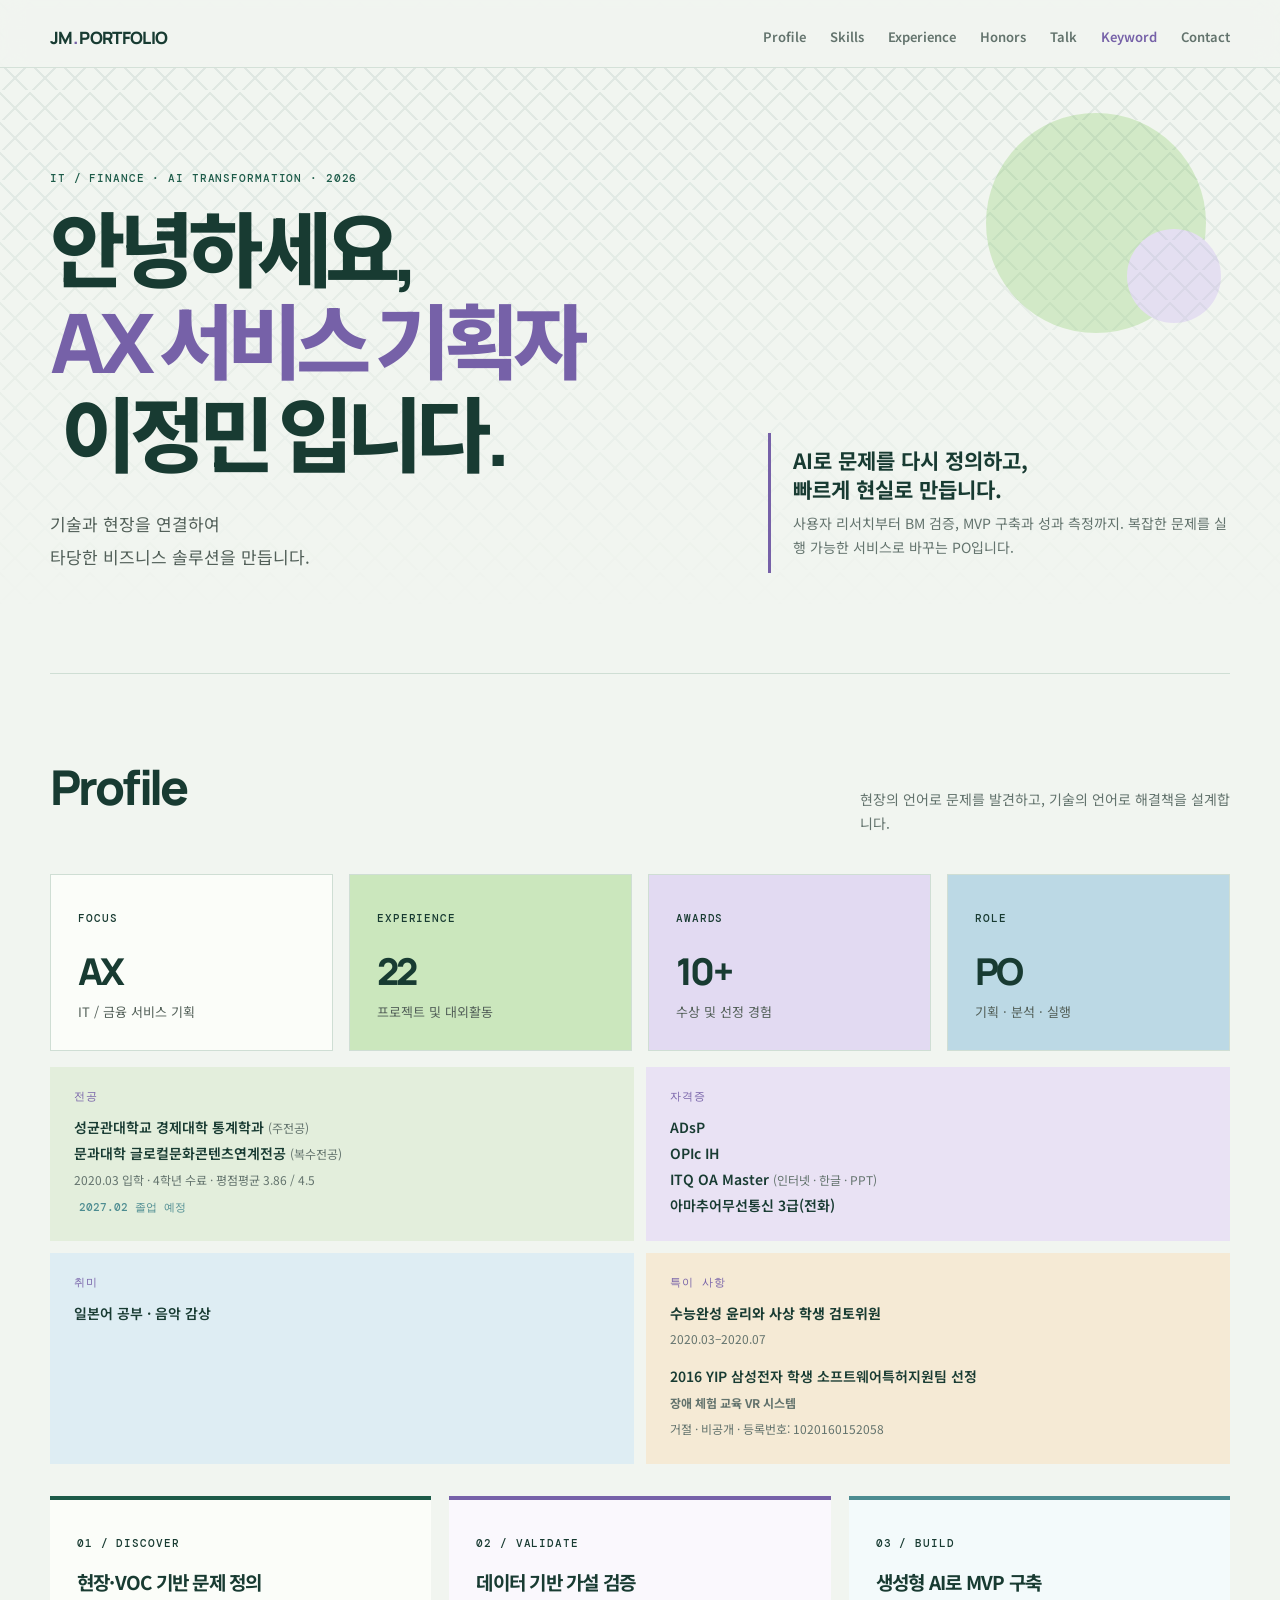
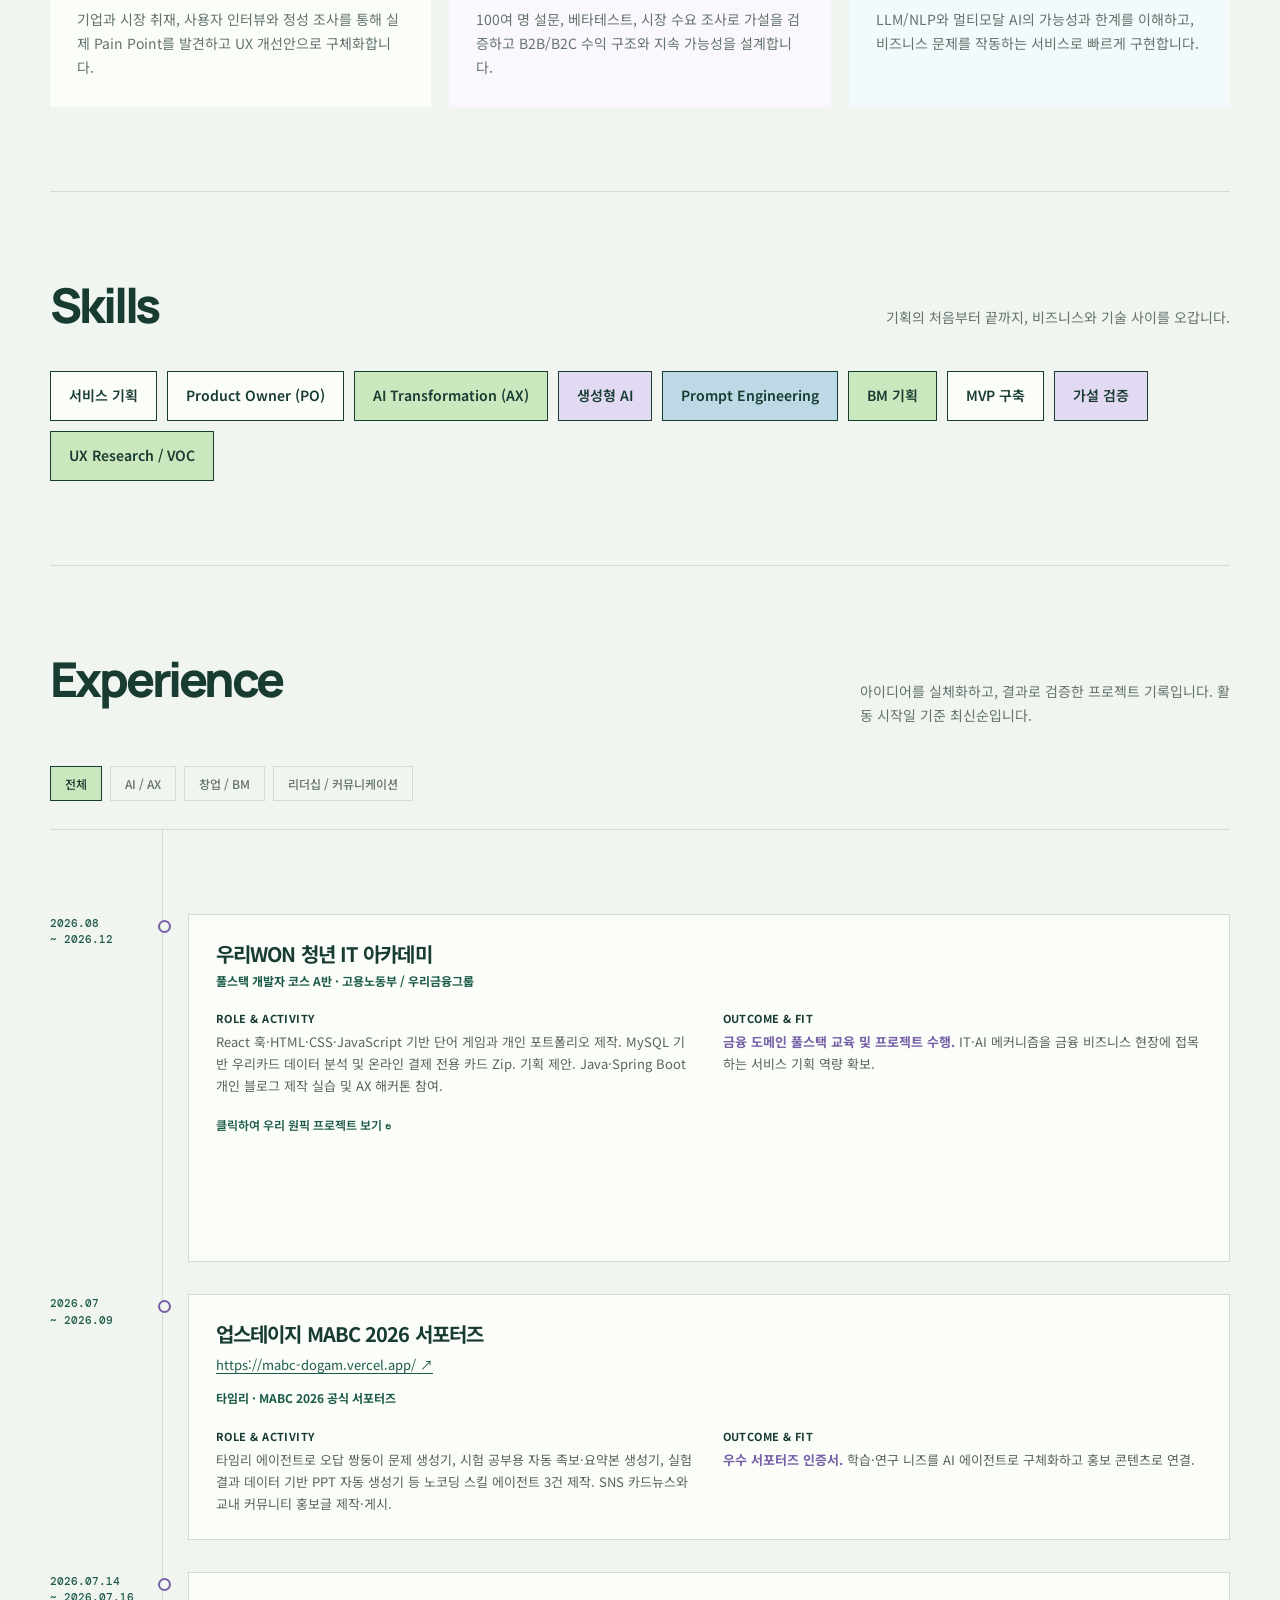
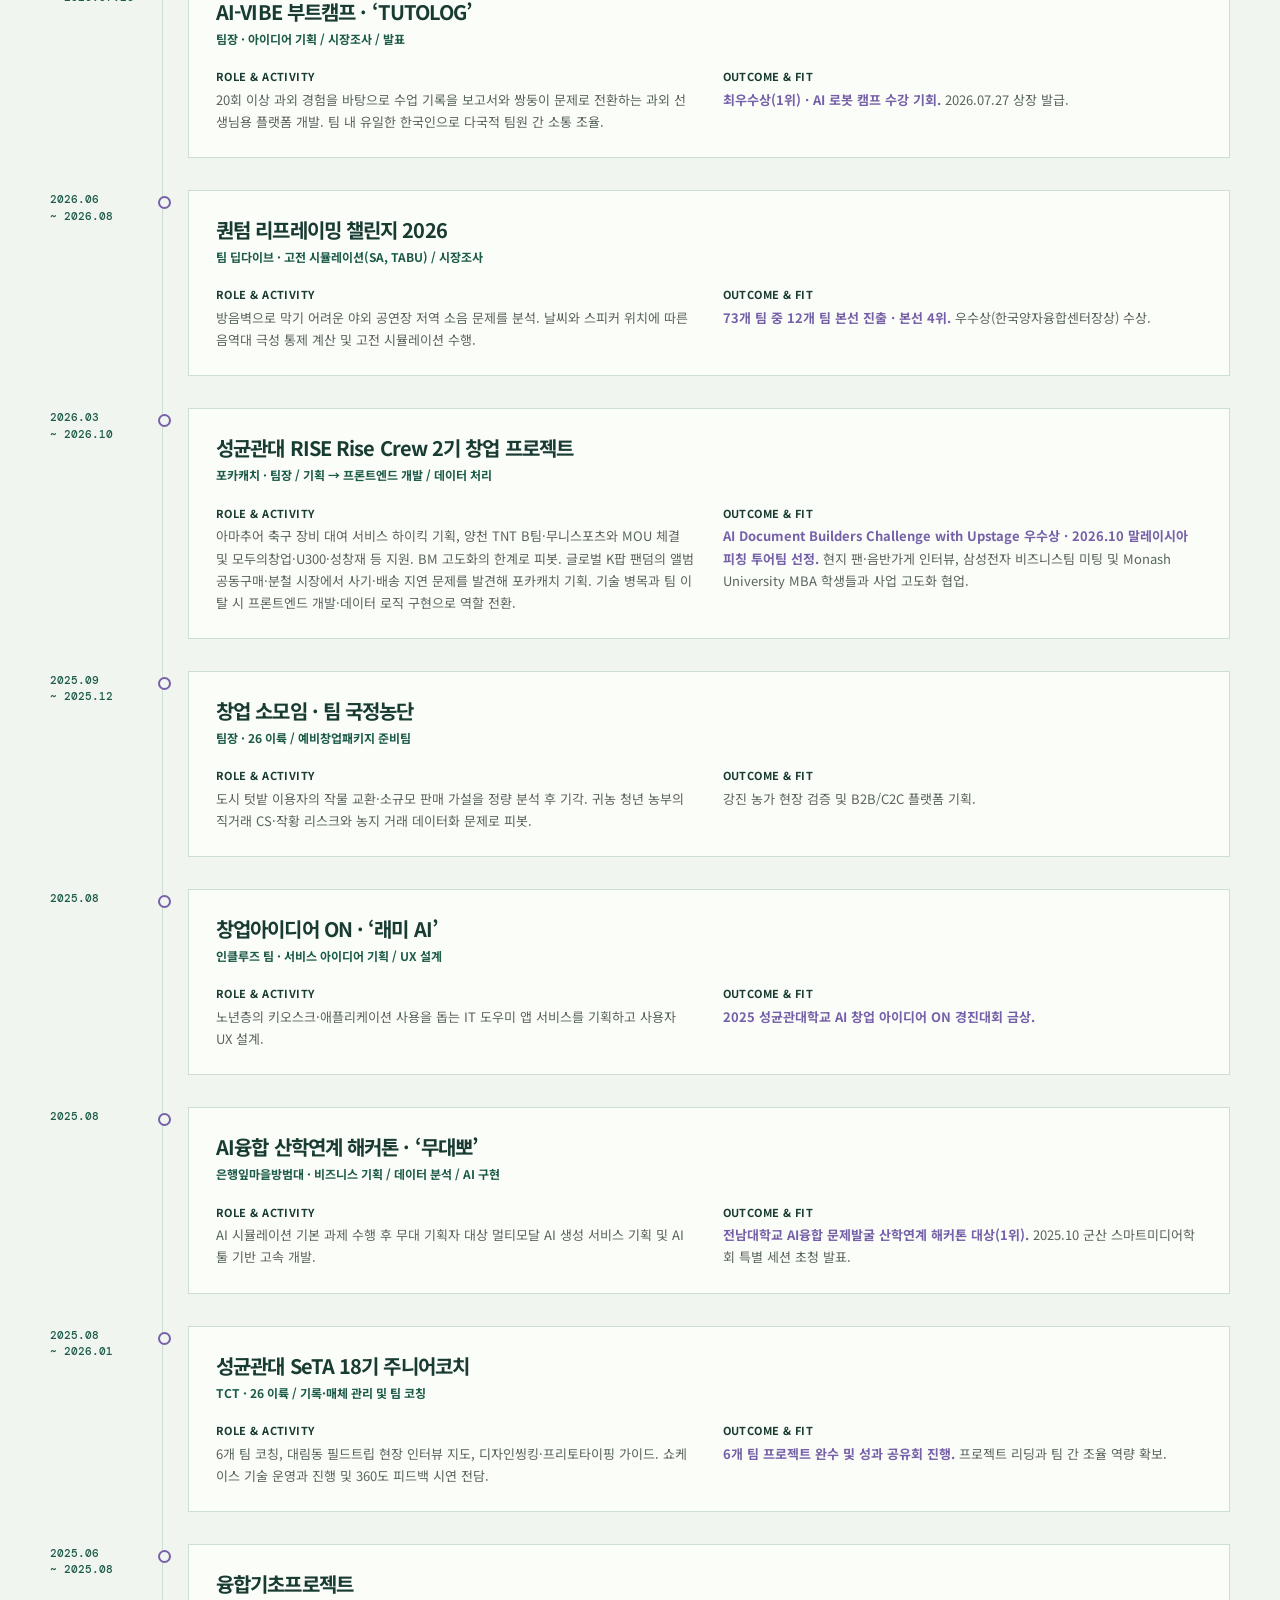
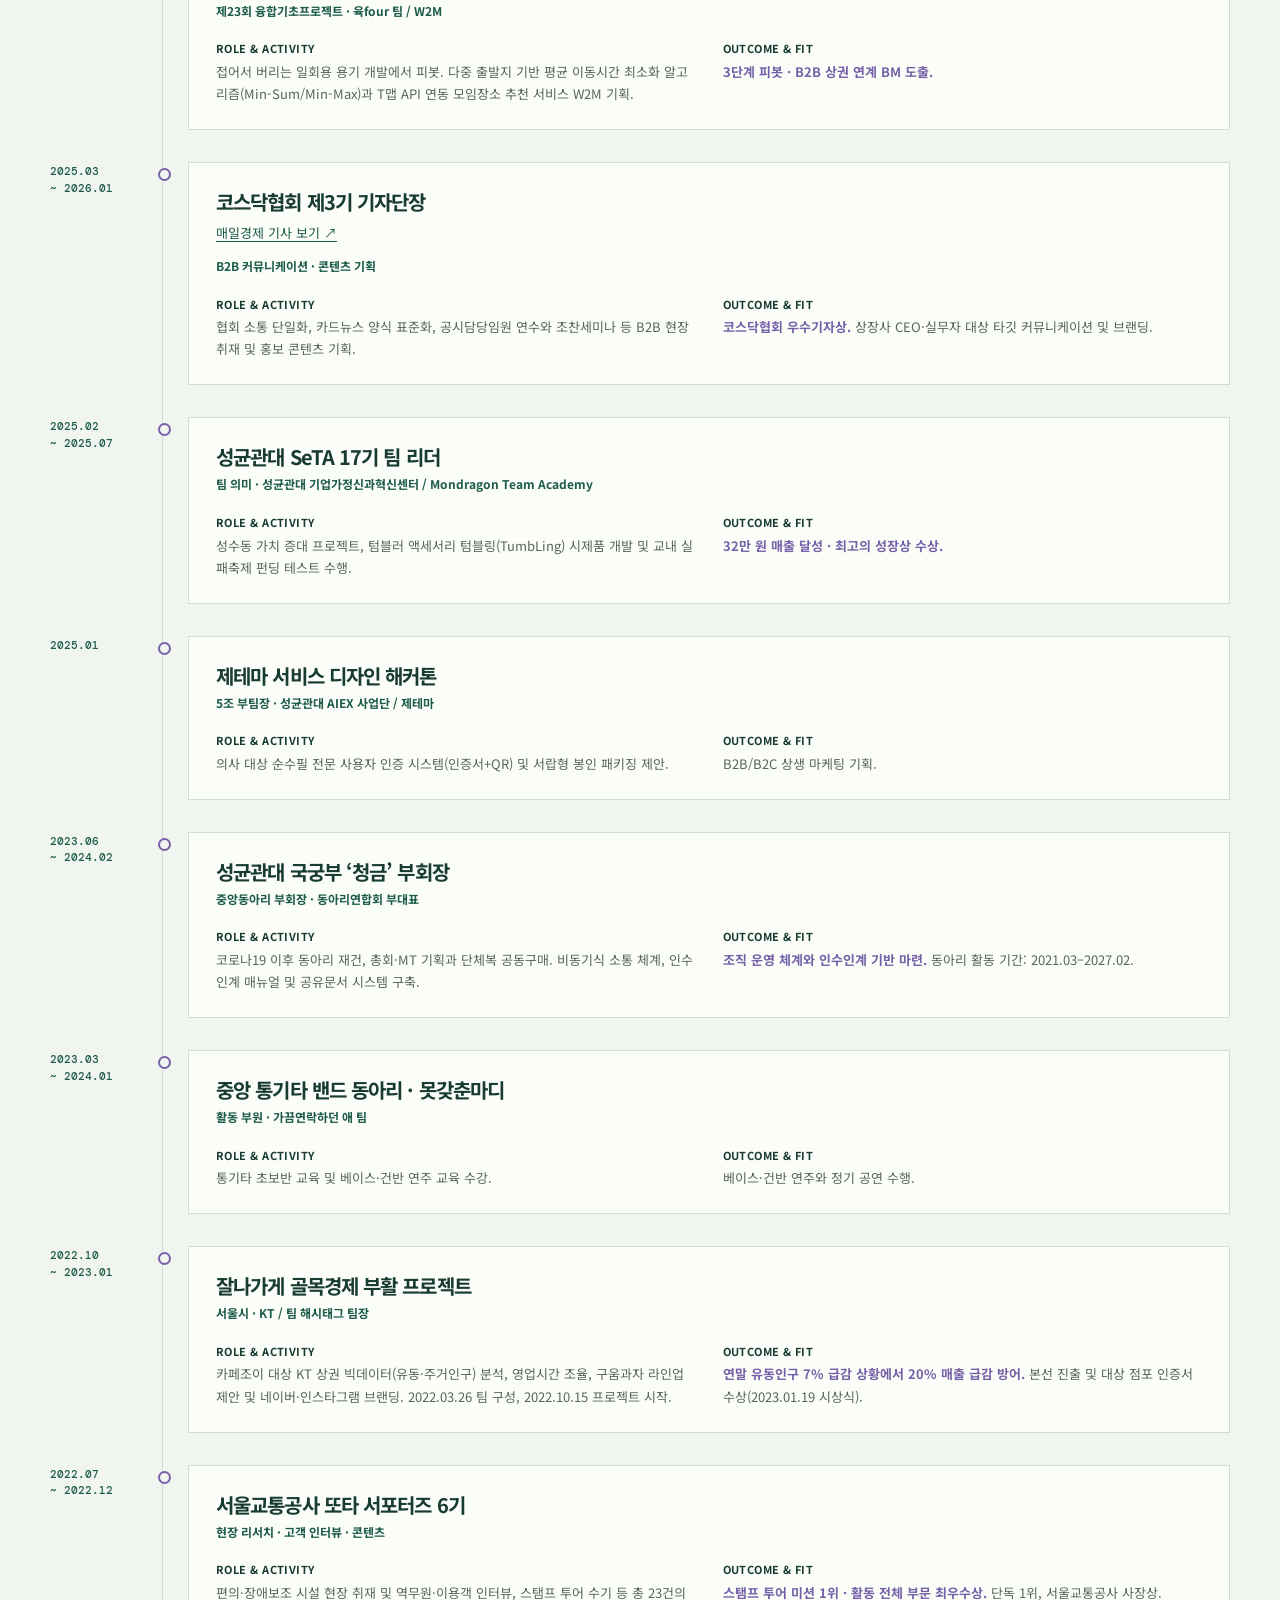
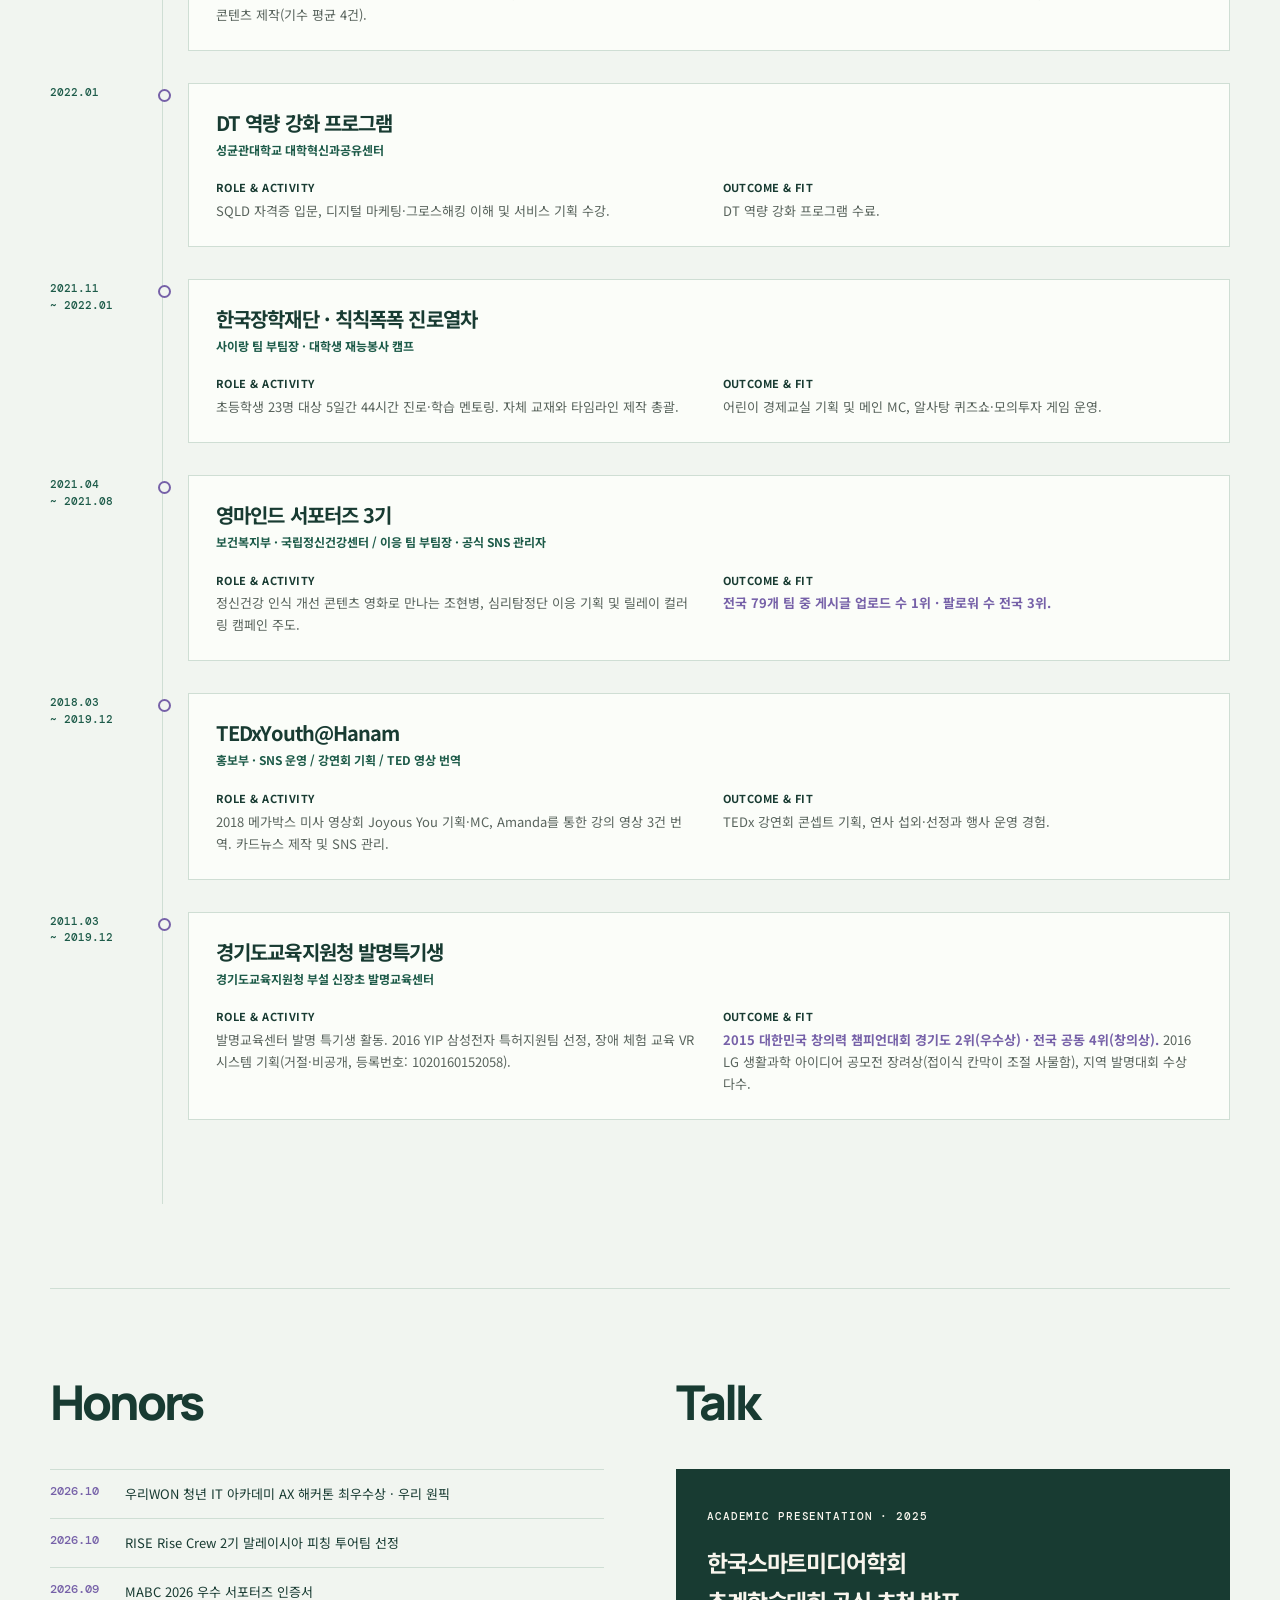
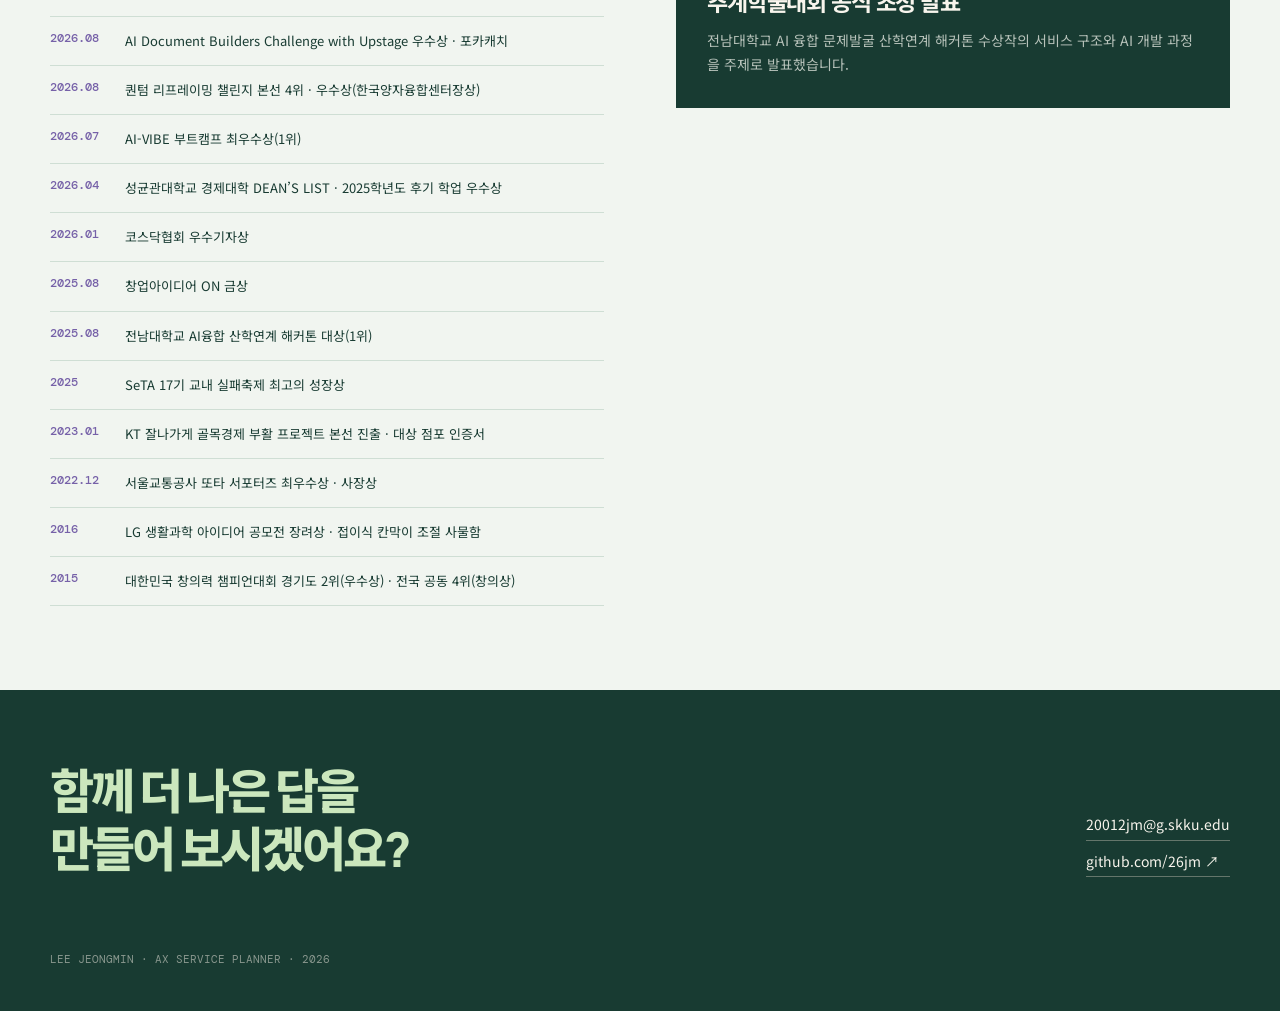
<file: index.html>
<!doctype html>
<html lang="ko">
<head>
	<meta charset="utf-8">
	<meta name="viewport" content="width=device-width, initial-scale=1">
	<meta name="description" content="AX 서비스 기획자 이정민의 포트폴리오">
	<title>이정민 | AX 서비스 기획자</title>
	<link rel="stylesheet" href="style.css?v=profile-colors-3">
	<style>
		.flip-card { min-width: 0; perspective: 1400px; cursor: pointer; }
		.flip-card:focus-visible { outline: 3px solid var(--green); outline-offset: 5px; }
		.flip-card .flip-card-inner { display: grid; position: relative; transform-style: preserve-3d; transition: transform .7s ease; }
		.flip-card.is-flipped .flip-card-inner { transform: rotateY(180deg); }
		.flip-card .flip-card-inner > .experience-card { grid-area: 1 / 1; position: relative; inset: auto; min-width: 0; backface-visibility: hidden; -webkit-backface-visibility: hidden; transition: none; }
		.flip-card .flip-front, .flip-card .flip-front:hover { transform: rotateY(0deg); }
		.flip-card .flip-back, .flip-card .flip-back:hover { transform: rotateY(180deg); }
		.flip-card .flip-front { pointer-events: auto; }
		.flip-card .flip-back { pointer-events: none; }
		.flip-card.is-flipped .flip-front { pointer-events: none; }
		.flip-card.is-flipped .flip-back { pointer-events: auto; }
		.flip-hint { display: block; margin-top: 18px; color: var(--green); font-size: 12px; font-weight: 600; }
		@media (prefers-reduced-motion: reduce) { .flip-card .flip-card-inner { transition: none; } }
	</style>
	<style media="not all">
		@import url('https://fonts.googleapis.com/css2?family=DM+Mono:wght@400;500&family=Manrope:wght@400;500;600;700;800&family=Noto+Sans+KR:wght@400;500;600;700;800&display=swap');

		:root {
			--ink: #17221d;
			--muted: #68746d;
			--paper: #f5f3ee;
			--card: #fffdf8;
			--line: #d9ded7;
			--mint: #c7ead9;
			--green: #24735a;
			--coral: #e86d4e;
			--yellow: #f2d66b;
			--blue: #cfe1ec;
			--display: 'Manrope', 'Noto Sans KR', sans-serif;
			--body: 'Noto Sans KR', sans-serif;
		}

		* { box-sizing: border-box; }
		html { scroll-behavior: smooth; }
		body {
			margin: 0;
			color: var(--ink);
			background: var(--paper);
			font-family: var(--body);
			line-height: 1.7;
			overflow-x: hidden;
		}
		body::before {
			content: '';
			position: fixed;
			inset: 0;
			pointer-events: none;
			opacity: .27;
			background-image: radial-gradient(#9ca89f .65px, transparent .65px);
			background-size: 13px 13px;
			mask-image: linear-gradient(to bottom, black, transparent 70%);
		}
		a { color: inherit; text-decoration: none; }
		.wrap { width: min(1180px, calc(100% - 48px)); margin: 0 auto; position: relative; }
		main > section { width: min(1180px, calc(100% - 48px)); margin: 0 auto; }

		header {
			padding: 26px 0 18px;
			display: flex;
			justify-content: space-between;
			align-items: center;
			border-bottom: 1px solid var(--line);
		}
		.brand { font: 800 17px var(--display); letter-spacing: -.04em; }
		.brand span { color: var(--coral); }
		nav { display: flex; gap: 24px; color: var(--muted); font-size: 13px; font-weight: 600; }
		nav a:hover { color: var(--coral); }
		.eyebrow, .label {
			font: 500 11px 'DM Mono', monospace;
			letter-spacing: .08em;
			text-transform: uppercase;
		}
		.eyebrow { color: var(--green); }

		.hero { padding: 92px 0 100px; position: relative; }
		.hero-grid { display: grid; grid-template-columns: minmax(0, 1.16fr) minmax(280px, .84fr); gap: 80px; align-items: end; }
		h1 {
			max-width: 760px;
			margin: 20px 0 26px;
			font: 800 clamp(42px, 6.6vw, 82px)/1.12 var(--display);
			letter-spacing: -.075em;
		}
		h1 em { color: var(--coral); font-style: normal; }
		.lead { max-width: 570px; margin: 0; color: #526059; font-size: 17px; line-height: 1.9; }
		.hero-note { border-left: 3px solid var(--coral); padding: 13px 0 13px 22px; }
		.hero-note strong { display: block; margin-bottom: 8px; font-size: 21px; line-height: 1.4; }
		.hero-note p { margin: 0; color: var(--muted); font-size: 14px; }
		.hero-mark { position: absolute; right: 2%; top: 45px; z-index: -1; width: 220px; height: 220px; border-radius: 50%; background: var(--mint); opacity: .8; }
		.hero-mark::after { content: ''; position: absolute; width: 94px; height: 94px; right: -15px; bottom: 10px; background: var(--yellow); border-radius: 50%; }

		section { padding: 84px 0; border-top: 1px solid var(--line); }
		.section-head { display: flex; justify-content: space-between; align-items: baseline; gap: 25px; margin-bottom: 38px; }
		h2 { margin: 0; font: 800 clamp(28px, 4vw, 48px)/1.2 var(--display); letter-spacing: -.065em; }
		.section-head p { max-width: 370px; margin: 0; color: var(--muted); font-size: 14px; }

		.stats { display: grid; grid-template-columns: repeat(4, 1fr); gap: 1px; background: var(--ink); border: 1px solid var(--ink); }
		.stat { min-height: 170px; padding: 27px; background: var(--card); }
		.stat:nth-child(2) { background: var(--mint); }
		.stat:nth-child(3) { background: var(--yellow); }
		.stat:nth-child(4) { background: var(--blue); }
		.stat strong { display: block; margin: 17px 0 5px; font: 800 37px var(--display); letter-spacing: -.07em; }
		.stat p { margin: 0; font-size: 13px; color: #536059; }

		.skills { display: flex; flex-wrap: wrap; gap: 10px; }
		.skill { border: 1px solid var(--ink); padding: 12px 18px; background: var(--card); font-size: 14px; font-weight: 600; }
		.skill:nth-child(3n) { background: var(--mint); }
		.skill:nth-child(4n) { background: var(--yellow); }
		.skill:nth-child(5n) { background: var(--blue); }

		.capabilities { display: grid; grid-template-columns: repeat(3, 1fr); gap: 18px; margin-top: 32px; }
		.capability { padding: 27px; border-top: 4px solid var(--green); background: var(--card); }
		.capability:nth-child(2) { border-color: var(--coral); }
		.capability:nth-child(3) { border-color: #c3a52c; }
		.capability h3 { margin: 12px 0 10px; font-size: 19px; letter-spacing: -.04em; }
		.capability p { margin: 0; color: var(--muted); font-size: 14px; }

		.filters { display: flex; flex-wrap: wrap; gap: 8px; margin-bottom: 28px; }
		.filter { cursor: pointer; border: 1px solid var(--line); padding: 8px 14px; color: var(--muted); background: transparent; font: 500 12px var(--body); }
		.filter.active, .filter:hover { color: var(--ink); border-color: var(--ink); background: var(--mint); }
		.timeline { position: relative; }
		.timeline::before { content: ''; position: absolute; top: 0; bottom: 0; left: 112px; width: 1px; background: var(--line); }
		.experience { display: grid; grid-template-columns: 88px 1fr; gap: 50px; position: relative; padding: 0 0 32px; }
		.experience:last-child { padding-bottom: 0; }
		.experience::before { content: ''; position: absolute; left: 108px; top: 6px; width: 9px; height: 9px; border: 2px solid var(--coral); background: var(--paper); border-radius: 50%; }
		.date { padding-top: 1px; color: var(--green); font: 500 11px/1.5 'DM Mono', monospace; }
		.experience-card { padding: 24px 27px; background: var(--card); border: 1px solid var(--line); }
		.experience-card:hover { border-color: var(--green); transform: translateX(3px); transition: transform .2s ease, border-color .2s ease; }
		.experience-card h3 { margin: 0 0 3px; font-size: 20px; letter-spacing: -.045em; line-height: 1.45; }
		.experience-card .context { margin: 0 0 18px; color: var(--green); font-size: 12px; font-weight: 700; }
		.detail-grid { display: grid; grid-template-columns: 1fr 1fr; gap: 14px 27px; }
		.detail { margin: 0; color: #59645d; font-size: 13px; }
		.detail b { display: block; margin-bottom: 3px; color: var(--ink); font-size: 11px; letter-spacing: .04em; }
		.detail strong { color: var(--coral); }

		.bottom-grid { display: grid; grid-template-columns: 1fr 1fr; gap: 72px; }
		.award-list { margin: 0; padding: 0; list-style: none; }
		.award-list li { display: grid; grid-template-columns: 58px 1fr; gap: 17px; padding: 13px 0; border-bottom: 1px solid var(--line); font-size: 13px; }
		.award-list li:first-child { border-top: 1px solid var(--line); }
		.award-list time { color: var(--coral); font: 500 12px 'DM Mono', monospace; }
		.paper { background: var(--ink); color: #f8f5ed; padding: 31px; }
		.paper h3 { margin: 16px 0 8px; font-size: 23px; letter-spacing: -.05em; }
		.paper p { margin: 0; color: #b7c2ba; font-size: 14px; }

		footer { padding: 72px 0 45px; background: var(--ink); color: #f8f5ed; }
		.contact { display: flex; justify-content: space-between; gap: 30px; align-items: end; }
		footer h2 { max-width: 530px; color: var(--mint); }
		.contact-links { display: flex; flex-direction: column; gap: 9px; font-size: 14px; }
		.contact-links a { color: #f8f5ed; border-bottom: 1px solid #64766b; padding-bottom: 3px; overflow-wrap: anywhere; }
		.contact-links a:hover { color: var(--yellow); }
		.copyright { margin: 75px 0 0; color: #89978e; font: 11px 'DM Mono', monospace; }

		@media (max-width: 760px) {
			.wrap { width: min(100% - 32px, 580px); }
			header { padding-top: 18px; } nav { gap: 12px; font-size: 11px; } nav a:nth-child(2) { display: none; }
			.hero { padding: 65px 0 72px; } .hero-grid, .bottom-grid { grid-template-columns: 1fr; gap: 40px; } .hero-mark { width: 150px; height: 150px; right: -20px; top: 25px; } h1 { font-size: 47px; }
			section { padding: 58px 0; } .section-head { display: block; } .section-head p { margin-top: 13px; }
			.stats { grid-template-columns: 1fr 1fr; } .stat { min-height: 138px; padding: 18px; } .stat strong { font-size: 30px; }
			.capabilities { grid-template-columns: 1fr; }
			.timeline::before { left: 6px; } .experience { display: block; padding-left: 25px; } .experience::before { left: 1px; } .date { margin-bottom: 8px; }
			.detail-grid { grid-template-columns: 1fr; gap: 12px; } .experience-card { padding: 19px; }
			.contact { display: block; } .contact-links { margin-top: 30px; width: fit-content; } .copyright { margin-top: 50px; }
		}
	</style>
</head>
<body>
	<header class="site-header">
		<div class="wrap">
			<a class="brand" href="#top">JM<span>.</span> PORTFOLIO</a>
			<nav aria-label="주요 메뉴">
				<a href="#about">Profile</a>
				<a href="#skills">Skills</a>
				<a href="#experience">Experience</a>
				<a href="#honors">Honors</a>
				<a href="#talk">Talk</a>
				<a href="keyword.html" aria-current="page">Keyword</a>
				<a href="#contact">Contact</a>
			</nav>
		</div>
	</header>

	<main id="top">
			<section class="hero" style="border-top: 0">
				<div class="hero-mark"></div>
				<div class="hero-grid">
					<div>
						<p class="eyebrow">IT / FINANCE · AI TRANSFORMATION · 2026</p>
						<h1>
  안녕하세요,<br>
  <em>AX 서비스 기획자</em><br>
  <a class="name-link" href="keyword.html" aria-label="이정민 소개 페이지로 이동">이정민</a>입니다.
</h1>
						<p class="lead">기술과 현장을 연결하여<br>타당한 비즈니스 솔루션을 만듭니다.</p>
					</div>
					<div class="hero-note">
						<strong>AI로 문제를 다시 정의하고,<br>빠르게 현실로 만듭니다.</strong>
						<p>사용자 리서치부터 BM 검증, MVP 구축과 성과 측정까지. 복잡한 문제를 실행 가능한 서비스로 바꾸는 PO입니다.</p>
					</div>
				</div>
			</section>

			<section id="about">
				<header class="section-head"><h2>Profile</h2><p>현장의 언어로 문제를 발견하고, 기술의 언어로 해결책을 설계합니다.</p></header>
				<ul class="stats" aria-label="주요 성과">
					<li class="stat"><span class="label">FOCUS</span><strong>AX</strong><p>IT / 금융 서비스 기획</p></li>
					<li class="stat"><span class="label">EXPERIENCE</span><strong>22</strong><p>프로젝트 및 대외활동</p></li>
					<li class="stat"><span class="label">AWARDS</span><strong>10+</strong><p>수상 및 선정 경험</p></li>
					<li class="stat"><span class="label">ROLE</span><strong>PO</strong><p>기획 · 분석 · 실행</p></li>
				</ul>
				<dl class="profile-details">
					<div><dt>전공</dt><dd>성균관대학교 경제대학 통계학과 <span>(주전공)</span><br>문과대학 글로컬문화콘텐츠연계전공 <span>(복수전공)</span><br><span>2020.03 입학 · 4학년 수료 · 평점평균 3.86 / 4.5</span><br><time datetime="2027-02">2027.02 졸업 예정</time></dd></div>
					<div><dt>자격증</dt><dd>ADsP<br>OPIc IH<br>ITQ OA Master <span>(인터넷 · 한글 · PPT)</span><br>아마추어무선통신 3급(전화)</dd></div>
					<div><dt>취미</dt><dd>일본어 공부 · 음악 감상</dd></div>
					<div><dt>특이 사항</dt><dd><strong>수능완성 윤리와 사상 학생 검토위원</strong><br><span>2020.03–2020.07</span></dd><dd class="profile-extra-item">2016 YIP 삼성전자 학생 소프트웨어특허지원팀 선정<br><span><strong>장애 체험 교육 VR 시스템</strong><br>거절 · 비공개 · 등록번호: 1020160152058</span></dd></div>
				</dl>
				<ul class="capabilities" aria-label="핵심 역량">
					<li class="capability"><span class="label">01 / DISCOVER</span><h3>현장·VOC 기반 문제 정의</h3><p>기업과 시장 취재, 사용자 인터뷰와 정성 조사를 통해 실제 Pain Point를 발견하고 UX 개선안으로 구체화합니다.</p></li>
					<li class="capability"><span class="label">02 / VALIDATE</span><h3>데이터 기반 가설 검증</h3><p>100여 명 설문, 베타테스트, 시장 수요 조사로 가설을 검증하고 B2B/B2C 수익 구조와 지속 가능성을 설계합니다.</p></li>
					<li class="capability"><span class="label">03 / BUILD</span><h3>생성형 AI로 MVP 구축</h3><p>LLM/NLP와 멀티모달 AI의 가능성과 한계를 이해하고, 비즈니스 문제를 작동하는 서비스로 빠르게 구현합니다.</p></li>
				</ul>
			</section>

			<section id="skills">
				<header class="section-head"><h2>Skills</h2><p>기획의 처음부터 끝까지, 비즈니스와 기술 사이를 오갑니다.</p></header>
				<ul class="skills" aria-label="보유 기술 및 역량"><li class="skill">서비스 기획</li><li class="skill">Product Owner (PO)</li><li class="skill">AI Transformation (AX)</li><li class="skill">생성형 AI</li><li class="skill">Prompt Engineering</li><li class="skill">BM 기획</li><li class="skill">MVP 구축</li><li class="skill">가설 검증</li><li class="skill">UX Research / VOC</li></ul>
			</section>

			<section id="experience">
				<header class="section-head"><h2>Experience</h2><p>아이디어를 실체화하고, 결과로 검증한 프로젝트 기록입니다. 활동 시작일 기준 최신순입니다.</p></header>
				<div class="filters" role="group" aria-label="경험 필터"><button class="filter active" data-filter="all" aria-pressed="true">전체</button><button class="filter" data-filter="ai" aria-pressed="false">AI / AX</button><button class="filter" data-filter="startup" aria-pressed="false">창업 / BM</button><button class="filter" data-filter="leadership" aria-pressed="false">리더십 / 커뮤니케이션</button></div>
				<section class="timeline" aria-label="주요 경력 및 프로젝트">
					<article class="experience" data-category="ai"><time class="date">2026.08<br>~ 2026.12</time><div class="flip-card" role="button" tabindex="0" aria-label="우리WON 청년 IT 아카데미: 우리 원픽 프로젝트 상세 보기" aria-pressed="false"><div class="flip-card-inner"><div class="experience-card flip-front"><h3>우리WON 청년 IT 아카데미</h3><p class="context">풀스택 개발자 코스 A반 · 고용노동부 / 우리금융그룹</p><div class="detail-grid"><p class="detail"><b>ROLE & ACTIVITY</b>React 훅·HTML·CSS·JavaScript 기반 단어 게임과 <a href="https://jmportfolio-topaz.vercel.app/" target="_blank" rel="noopener noreferrer">개인 포트폴리오</a> 제작. MySQL 기반 우리카드 데이터 분석 및 온라인 결제 전용 카드 Zip. 기획 제안. Java·Spring Boot 개인 블로그 제작 실습 및 AX 해커톤 참여.</p><p class="detail"><b>OUTCOME & FIT</b><strong>금융 도메인 풀스택 교육 및 프로젝트 수행.</strong> IT·AI 메커니즘을 금융 비즈니스 현장에 접목하는 서비스 기획 역량 확보.</p></div><span class="flip-hint">클릭하여 우리 원픽 프로젝트 보기 ↻</span></div><div class="experience-card flip-back" aria-hidden="true" inert><h3>우리 원픽 (Woori WON Pick)</h3><p class="context">Service PM · 우리WON 청년 IT 아카데미 · AX 해커톤 최우수상</p><div class="detail-grid">
						<p class="detail"><b>PROJECT & HYPOTHESIS</b>결제 직전 지갑 속 카드 혜택을 코칭하고 이용 실적을 관리하는 AI 금융 서비스 ‘우리 원픽’ 기획. 계좌 이체 중심의 월 3~5회 이용 패턴을 오프라인 결제마다 찾는 일상 금융 앱으로 전환해 MAU를 높인다는 가설 수립.</p>
						<p class="detail"><b>RISK & ARCHITECTURE</b>확률 기반 AI의 금액·실적 계산에서 발생하는 1원의 오차도 금융 신뢰도를 훼손할 수 있다는 리스크 진단. Vision OCR + Claude LLM의 간판 인식·업종 파싱과 Python 결정론적 룰 엔진의 혜택·실적 계산을 분리하는 파이프라인 설계.</p>
						<p class="detail"><b>UX & BUSINESS MODEL</b>금융 사용자 페르소나 정의, 마이데이터 연동 UX/UI 와이어프레임 및 Lean Canvas 작성. 타사 카드 이용 고객의 전환을 유도하는 CPA 기반 마케팅 BM 도출.</p>
						<p class="detail"><b>OUTCOME & FIT</b><strong>AX 해커톤 최우수상 · 수치 오차율 0% 달성.</strong> AI의 한계를 아키텍처로 보완하고 비즈니스 요구를 기술 요건으로 구체화하며, 개발진과 기술 언어로 협업하는 Technical PM 역량 입증.</p>
					</div><span class="flip-hint">클릭하여 아카데미 소개로 돌아가기 ↻</span></div></div></div></article>
					<article class="experience" data-category="ai"><time class="date">2026.07<br>~ 2026.09</time><div class="experience-card"><h3>업스테이지 MABC 2026 서포터즈</h3><p class="project-link"><a href="https://mabc-dogam.vercel.app/" target="_blank" rel="noopener noreferrer">https://mabc-dogam.vercel.app/ ↗</a></p><p class="context">타임리 · MABC 2026 공식 서포터즈</p><div class="detail-grid"><p class="detail"><b>ROLE & ACTIVITY</b>타임리 에이전트로 오답 쌍둥이 문제 생성기, 시험 공부용 자동 족보·요약본 생성기, 실험결과 데이터 기반 PPT 자동 생성기 등 노코딩 스킬 에이전트 3건 제작. SNS 카드뉴스와 교내 커뮤니티 홍보글 제작·게시.</p><p class="detail"><b>OUTCOME & FIT</b><strong>우수 서포터즈 인증서.</strong> 학습·연구 니즈를 AI 에이전트로 구체화하고 홍보 콘텐츠로 연결.</p></div></div></article>
					<article class="experience" data-category="ai"><time class="date">2026.07.14<br>~ 2026.07.16</time><div class="experience-card"><h3>AI-VIBE 부트캠프 · ‘TUTOLOG’</h3><p class="context">팀장 · 아이디어 기획 / 시장조사 / 발표</p><div class="detail-grid"><p class="detail"><b>ROLE & ACTIVITY</b>20회 이상 과외 경험을 바탕으로 수업 기록을 보고서와 쌍둥이 문제로 전환하는 과외 선생님용 플랫폼 개발. 팀 내 유일한 한국인으로 다국적 팀원 간 소통 조율.</p><p class="detail"><b>OUTCOME & FIT</b><strong>최우수상(1위) · AI 로봇 캠프 수강 기회.</strong> 2026.07.27 상장 발급.</p></div></div></article>
					<article class="experience" data-category="ai"><time class="date">2026.06<br>~ 2026.08</time><div class="experience-card"><h3>퀀텀 리프레이밍 챌린지 2026</h3><p class="context">팀 딥다이브 · 고전 시뮬레이션(SA, TABU) / 시장조사</p><div class="detail-grid"><p class="detail"><b>ROLE & ACTIVITY</b>방음벽으로 막기 어려운 야외 공연장 저역 소음 문제를 분석. 날씨와 스피커 위치에 따른 음역대 극성 통제 계산 및 고전 시뮬레이션 수행.</p><p class="detail"><b>OUTCOME & FIT</b><strong>73개 팀 중 12개 팀 본선 진출 · 본선 4위.</strong> 우수상(한국양자융합센터장상) 수상.</p></div></div></article>
					<article class="experience" data-category="startup"><time class="date">2026.03<br>~ 2026.10</time><div class="experience-card"><h3>성균관대 RISE Rise Crew 2기 창업 프로젝트</h3><p class="context">포카캐치 · 팀장 / 기획 → 프론트엔드 개발 / 데이터 처리</p><div class="detail-grid"><p class="detail"><b>ROLE & ACTIVITY</b>아마추어 축구 장비 대여 서비스 하이킥 기획, 양천 TNT B팀·무니스포츠와 MOU 체결 및 모두의창업·U300·성창재 등 지원. BM 고도화의 한계로 피봇. 글로벌 K팝 팬덤의 앨범 공동구매·분철 시장에서 사기·배송 지연 문제를 발견해 포카캐치 기획. 기술 병목과 팀 이탈 시 프론트엔드 개발·데이터 로직 구현으로 역할 전환.</p><p class="detail"><b>OUTCOME & FIT</b><strong>AI Document Builders Challenge with Upstage 우수상 · 2026.10 말레이시아 피칭 투어팀 선정.</strong> 현지 팬·음반가게 인터뷰, 삼성전자 비즈니스팀 미팅 및 Monash University MBA 학생들과 사업 고도화 협업.</p></div></div></article>
					<article class="experience" data-category="startup leadership"><time class="date">2025.09<br>~ 2025.12</time><div class="experience-card"><h3>창업 소모임 · 팀 국정농단</h3><p class="context">팀장 · 26 이륙 / 예비창업패키지 준비팀</p><div class="detail-grid"><p class="detail"><b>ROLE & ACTIVITY</b>도시 텃밭 이용자의 작물 교환·소규모 판매 가설을 정량 분석 후 기각. 귀농 청년 농부의 직거래 CS·작황 리스크와 농지 거래 데이터화 문제로 피봇.</p><p class="detail"><b>OUTCOME & FIT</b>강진 농가 현장 검증 및 B2B/C2C 플랫폼 기획.</p></div></div></article>
					<article class="experience" data-category="ai"><time class="date">2025.08</time><div class="experience-card"><h3>창업아이디어 ON · ‘래미 AI’</h3><p class="context">인클루즈 팀 · 서비스 아이디어 기획 / UX 설계</p><div class="detail-grid"><p class="detail"><b>ROLE & ACTIVITY</b>노년층의 키오스크·애플리케이션 사용을 돕는 IT 도우미 앱 서비스를 기획하고 사용자 UX 설계.</p><p class="detail"><b>OUTCOME & FIT</b><strong>2025 성균관대학교 AI 창업 아이디어 ON 경진대회 금상.</strong></p></div></div></article>
					<article class="experience" data-category="ai"><time class="date">2025.08</time><div class="experience-card"><h3>AI융합 산학연계 해커톤 · ‘무대뽀’</h3><p class="context">은행잎마을방범대 · 비즈니스 기획 / 데이터 분석 / AI 구현</p><div class="detail-grid"><p class="detail"><b>ROLE & ACTIVITY</b>AI 시뮬레이션 기본 과제 수행 후 무대 기획자 대상 멀티모달 AI 생성 서비스 기획 및 AI 툴 기반 고속 개발.</p><p class="detail"><b>OUTCOME & FIT</b><strong>전남대학교 AI융합 문제발굴 산학연계 해커톤 대상(1위).</strong> 2025.10 군산 스마트미디어학회 특별 세션 초청 발표.</p></div></div></article>
					<article class="experience" data-category="leadership"><time class="date">2025.08<br>~ 2026.01</time><div class="experience-card"><h3>성균관대 SeTA 18기 주니어코치</h3><p class="context">TCT · 26 이륙 / 기록·매체 관리 및 팀 코칭</p><div class="detail-grid"><p class="detail"><b>ROLE & ACTIVITY</b>6개 팀 코칭, 대림동 필드트립 현장 인터뷰 지도, 디자인씽킹·프리토타이핑 가이드. 쇼케이스 기술 운영과 진행 및 360도 피드백 시연 전담.</p><p class="detail"><b>OUTCOME & FIT</b><strong>6개 팀 프로젝트 완수 및 성과 공유회 진행.</strong> 프로젝트 리딩과 팀 간 조율 역량 확보.</p></div></div></article>
					<article class="experience" data-category="startup"><time class="date">2025.06<br>~ 2025.08</time><div class="experience-card"><h3>융합기초프로젝트</h3><p class="context">제23회 융합기초프로젝트 · 육four 팀 / W2M</p><div class="detail-grid"><p class="detail"><b>ROLE & ACTIVITY</b>접어서 버리는 일회용 용기 개발에서 피봇. 다중 출발지 기반 평균 이동시간 최소화 알고리즘(Min-Sum/Min-Max)과 T맵 API 연동 모임장소 추천 서비스 W2M 기획.</p><p class="detail"><b>OUTCOME & FIT</b><strong>3단계 피봇 · B2B 상권 연계 BM 도출.</strong></p></div></div></article>
					<article class="experience" data-category="leadership"><time class="date">2025.03<br>~ 2026.01</time><div class="experience-card"><h3>코스닥협회 제3기 기자단장</h3><p class="project-link"><a href="https://stock.mk.co.kr/news/view/690783" target="_blank" rel="noopener noreferrer">매일경제 기사 보기 ↗</a></p><p class="context">B2B 커뮤니케이션 · 콘텐츠 기획</p><div class="detail-grid"><p class="detail"><b>ROLE & ACTIVITY</b>협회 소통 단일화, 카드뉴스 양식 표준화, 공시담당임원 연수와 조찬세미나 등 B2B 현장 취재 및 홍보 콘텐츠 기획.</p><p class="detail"><b>OUTCOME & FIT</b><strong>코스닥협회 우수기자상.</strong> 상장사 CEO·실무자 대상 타깃 커뮤니케이션 및 브랜딩.</p></div></div></article>
					<article class="experience" data-category="startup"><time class="date">2025.02<br>~ 2025.07</time><div class="experience-card"><h3>성균관대 SeTA 17기 팀 리더</h3><p class="context">팀 의미 · 성균관대 기업가정신과혁신센터 / Mondragon Team Academy</p><div class="detail-grid"><p class="detail"><b>ROLE & ACTIVITY</b>성수동 가치 증대 프로젝트, 텀블러 액세서리 텀블링(TumbLing) 시제품 개발 및 교내 실패축제 펀딩 테스트 수행.</p><p class="detail"><b>OUTCOME & FIT</b><strong>32만 원 매출 달성 · 최고의 성장상 수상.</strong></p></div></div></article>
					<article class="experience" data-category="startup leadership"><time class="date">2025.01</time><div class="experience-card"><h3>제테마 서비스 디자인 해커톤</h3><p class="context">5조 부팀장 · 성균관대 AIEX 사업단 / 제테마</p><div class="detail-grid"><p class="detail"><b>ROLE & ACTIVITY</b>의사 대상 순수필 전문 사용자 인증 시스템(인증서+QR) 및 서랍형 봉인 패키징 제안.</p><p class="detail"><b>OUTCOME & FIT</b>B2B/B2C 상생 마케팅 기획.</p></div></div></article>
					<article class="experience" data-category="leadership"><time class="date">2023.06<br>~ 2024.02</time><div class="experience-card"><h3>성균관대 국궁부 ‘청금’ 부회장</h3><p class="context">중앙동아리 부회장 · 동아리연합회 부대표</p><div class="detail-grid"><p class="detail"><b>ROLE & ACTIVITY</b>코로나19 이후 동아리 재건, 총회·MT 기획과 단체복 공동구매. 비동기식 소통 체계, 인수인계 매뉴얼 및 공유문서 시스템 구축.</p><p class="detail"><b>OUTCOME & FIT</b><strong>조직 운영 체계와 인수인계 기반 마련.</strong> 동아리 활동 기간: 2021.03–2027.02.</p></div></div></article>
					<article class="experience" data-category="leadership"><time class="date">2023.03<br>~ 2024.01</time><div class="experience-card"><h3>중앙 통기타 밴드 동아리 · 못갖춘마디</h3><p class="context">활동 부원 · 가끔연락하던 애 팀</p><div class="detail-grid"><p class="detail"><b>ROLE & ACTIVITY</b>통기타 초보반 교육 및 베이스·건반 연주 교육 수강.</p><p class="detail"><b>OUTCOME & FIT</b>베이스·건반 연주와 정기 공연 수행.</p></div></div></article>
					<article class="experience" data-category="startup"><time class="date">2022.10<br>~ 2023.01</time><div class="experience-card"><h3>잘나가게 골목경제 부활 프로젝트</h3><p class="context">서울시 · KT / 팀 해시태그 팀장</p><div class="detail-grid"><p class="detail"><b>ROLE & ACTIVITY</b>카페조이 대상 KT 상권 빅데이터(유동·주거인구) 분석, 영업시간 조율, 구움과자 라인업 제안 및 네이버·인스타그램 브랜딩. 2022.03.26 팀 구성, 2022.10.15 프로젝트 시작.</p><p class="detail"><b>OUTCOME & FIT</b><strong>연말 유동인구 7% 급감 상황에서 20% 매출 급감 방어.</strong> 본선 진출 및 대상 점포 인증서 수상(2023.01.19 시상식).</p></div></div></article>
					<article class="experience" data-category="leadership"><time class="date">2022.07<br>~ 2022.12</time><div class="experience-card"><h3>서울교통공사 또타 서포터즈 6기</h3><p class="context">현장 리서치 · 고객 인터뷰 · 콘텐츠</p><div class="detail-grid"><p class="detail"><b>ROLE & ACTIVITY</b>편의·장애보조 시설 현장 취재 및 역무원·이용객 인터뷰, 스탬프 투어 수기 등 총 23건의 콘텐츠 제작(기수 평균 4건).</p><p class="detail"><b>OUTCOME & FIT</b><strong>스탬프 투어 미션 1위 · 활동 전체 부문 최우수상.</strong> 단독 1위, 서울교통공사 사장상.</p></div></div></article>
					<article class="experience" data-category="startup"><time class="date">2022.01</time><div class="experience-card"><h3>DT 역량 강화 프로그램</h3><p class="context">성균관대학교 대학혁신과공유센터</p><div class="detail-grid"><p class="detail"><b>ROLE & ACTIVITY</b>SQLD 자격증 입문, 디지털 마케팅·그로스해킹 이해 및 서비스 기획 수강.</p><p class="detail"><b>OUTCOME & FIT</b>DT 역량 강화 프로그램 수료.</p></div></div></article>
					<article class="experience" data-category="leadership"><time class="date">2021.11<br>~ 2022.01</time><div class="experience-card"><h3>한국장학재단 · 칙칙폭폭 진로열차</h3><p class="context">사이랑 팀 부팀장 · 대학생 재능봉사 캠프</p><div class="detail-grid"><p class="detail"><b>ROLE & ACTIVITY</b>초등학생 23명 대상 5일간 44시간 진로·학습 멘토링. 자체 교재와 타임라인 제작 총괄.</p><p class="detail"><b>OUTCOME & FIT</b>어린이 경제교실 기획 및 메인 MC, 알사탕 퀴즈쇼·모의투자 게임 운영.</p></div></div></article>
					<article class="experience" data-category="leadership"><time class="date">2021.04<br>~ 2021.08</time><div class="experience-card"><h3>영마인드 서포터즈 3기</h3><p class="context">보건복지부 · 국립정신건강센터 / 이응 팀 부팀장 · 공식 SNS 관리자</p><div class="detail-grid"><p class="detail"><b>ROLE & ACTIVITY</b>정신건강 인식 개선 콘텐츠 영화로 만나는 조현병, 심리탐정단 이응 기획 및 릴레이 컬러링 캠페인 주도.</p><p class="detail"><b>OUTCOME & FIT</b><strong>전국 79개 팀 중 게시글 업로드 수 1위 · 팔로워 수 전국 3위.</strong></p></div></div></article>
					<article class="experience" data-category="leadership"><time class="date">2018.03<br>~ 2019.12</time><div class="experience-card"><h3>TEDxYouth@Hanam</h3><p class="context">홍보부 · SNS 운영 / 강연회 기획 / TED 영상 번역</p><div class="detail-grid"><p class="detail"><b>ROLE & ACTIVITY</b>2018 메가박스 미사 영상회 Joyous You 기획·MC, Amanda를 통한 강의 영상 3건 번역. 카드뉴스 제작 및 SNS 관리.</p><p class="detail"><b>OUTCOME & FIT</b>TEDx 강연회 콘셉트 기획, 연사 섭외·선정과 행사 운영 경험.</p></div></div></article>
					<article class="experience" data-category="startup"><time class="date">2011.03<br>~ 2019.12</time><div class="experience-card"><h3>경기도교육지원청 발명특기생</h3><p class="context">경기도교육지원청 부설 신장초 발명교육센터</p><div class="detail-grid"><p class="detail"><b>ROLE & ACTIVITY</b>발명교육센터 발명 특기생 활동. 2016 YIP 삼성전자 특허지원팀 선정, 장애 체험 교육 VR 시스템 기획(거절·비공개, 등록번호: 1020160152058).</p><p class="detail"><b>OUTCOME & FIT</b><strong>2015 대한민국 창의력 챔피언대회 경기도 2위(우수상) · 전국 공동 4위(창의상).</strong> 2016 LG 생활과학 아이디어 공모전 장려상(접이식 칸막이 조절 사물함), 지역 발명대회 수상 다수.</p></div></div></article>
				</section>
			</section>

			<section id="honors">
				<div class="bottom-grid">
					<article><header class="section-head"><h2>Honors</h2></header><ul class="award-list"><li><time datetime="2026-10">2026.10</time><span>우리WON 청년 IT 아카데미 AX 해커톤 최우수상 · 우리 원픽</span></li><li><time datetime="2026-10">2026.10</time><span>RISE Rise Crew 2기 말레이시아 피칭 투어팀 선정</span></li><li><time datetime="2026-09">2026.09</time><span>MABC 2026 우수 서포터즈 인증서</span></li><li><time datetime="2026-08">2026.08</time><span>AI Document Builders Challenge with Upstage 우수상 · 포카캐치</span></li><li><time datetime="2026-08">2026.08</time><span>퀀텀 리프레이밍 챌린지 본선 4위 · 우수상(한국양자융합센터장상)</span></li><li><time datetime="2026-07-27">2026.07</time><span>AI-VIBE 부트캠프 최우수상(1위)</span></li><li><time datetime="2026-04">2026.04</time><span>성균관대학교 경제대학 DEAN’S LIST · 2025학년도 후기 학업 우수상</span></li><li><time datetime="2026-01">2026.01</time><span>코스닥협회 우수기자상</span></li><li><time datetime="2025-08">2025.08</time><span>창업아이디어 ON 금상</span></li><li><time datetime="2025-08">2025.08</time><span>전남대학교 AI융합 산학연계 해커톤 대상(1위)</span></li><li><time datetime="2025">2025</time><span>SeTA 17기 교내 실패축제 최고의 성장상</span></li><li><time datetime="2023-01-19">2023.01</time><span>KT 잘나가게 골목경제 부활 프로젝트 본선 진출 · 대상 점포 인증서</span></li><li><time datetime="2022-12">2022.12</time><span>서울교통공사 또타 서포터즈 최우수상 · 사장상</span></li><li><time datetime="2016">2016</time><span>LG 생활과학 아이디어 공모전 장려상 · 접이식 칸막이 조절 사물함</span></li><li><time datetime="2015">2015</time><span>대한민국 창의력 챔피언대회 경기도 2위(우수상) · 전국 공동 4위(창의상)</span></li></ul></article>
					<article id="talk"><header class="section-head"><h2>Talk</h2></header><div class="paper"><span class="label">ACADEMIC PRESENTATION · 2025</span><h3>한국스마트미디어학회<br>추계학술대회 공식 초청 발표</h3><p>전남대학교 AI 융합 문제발굴 산학연계 해커톤 수상작의 서비스 구조와 AI 개발 과정을 주제로 발표했습니다.</p></div></article>
				</div>
			</section>
	</main>

	<footer id="contact"><div class="wrap"><div class="contact"><h2>함께 더 나은 답을<br>만들어 보시겠어요?</h2><address class="contact-links"><a href="mailto:20012jm@g.skku.edu">20012jm@g.skku.edu</a><a href="https://github.com/26jm" target="_blank" rel="noreferrer">github.com/26jm ↗</a></address></div><p class="copyright">LEE JEONGMIN · AX SERVICE PLANNER · 2026</p></div></footer>
	<script>
		document.querySelectorAll('.flip-card').forEach((card) => {
			const toggleCard = () => {
				const flipped = card.classList.toggle('is-flipped');
				card.setAttribute('aria-pressed', String(flipped));
				card.setAttribute('aria-label', flipped ? '우리 원픽 프로젝트: 아카데미 소개로 돌아가기' : '우리WON 청년 IT 아카데미: 우리 원픽 프로젝트 상세 보기');
				card.querySelector('.flip-front').setAttribute('aria-hidden', String(flipped));
				card.querySelector('.flip-front').inert = flipped;
				card.querySelector('.flip-back').setAttribute('aria-hidden', String(!flipped));
				card.querySelector('.flip-back').inert = !flipped;
			};
			card.addEventListener('click', toggleCard);
			card.addEventListener('keydown', (event) => {
				if (event.key === 'Enter' || event.key === ' ') {
					event.preventDefault();
					toggleCard();
				}
			});
		});
		const filters = document.querySelectorAll('.filter');
		const experiences = document.querySelectorAll('.experience');
		const categoryTitles = {
			ai: ['우리WON 청년 IT 아카데미', '업스테이지 MABC 2026 서포터즈', '창업아이디어 ON · ‘래미 AI’', 'AI-VIBE 부트캠프 · ‘TUTOLOG’', 'AI융합 산학연계 해커톤 · ‘무대뽀’'],
			startup: ['우리WON 청년 IT 아카데미', '성균관대 RISE Rise Crew 2기 창업 프로젝트', '창업아이디어 ON · ‘래미 AI’', 'AI-VIBE 부트캠프 · ‘TUTOLOG’', 'AI융합 산학연계 해커톤 · ‘무대뽀’', '성균관대 SeTA 18기 주니어코치', '융합기초프로젝트', '성균관대 SeTA 17기 팀 리더', '잘나가게 골목경제 부활 프로젝트'],
			leadership: ['업스테이지 MABC 2026 서포터즈', '퀀텀 리프레이밍 챌린지 2026', '성균관대 RISE Rise Crew 2기 창업 프로젝트', '창업아이디어 ON · ‘래미 AI’', 'AI-VIBE 부트캠프 · ‘TUTOLOG’', 'AI융합 산학연계 해커톤 · ‘무대뽀’', '성균관대 SeTA 18기 주니어코치', '융합기초프로젝트', '코스닥협회 제3기 기자단장', '성균관대 SeTA 17기 팀 리더', '성균관대 국궁부 ‘청금’ 부회장', '잘나가게 골목경제 부활 프로젝트', '서울교통공사 또타 서포터즈 6기', '영마인드 서포터즈 3기', '경기도교육지원청 발명특기생']
		};
		experiences.forEach((experience) => {
			const title = experience.querySelector('h3').textContent;
			experience.dataset.category = [experience.dataset.category, ...Object.entries(categoryTitles)
				.filter(([, titles]) => titles.includes(title))
				.map(([category]) => category)]
				.join(' ');
		});
		filters.forEach((filter) => {
			filter.addEventListener('click', () => {
						filters.forEach((item) => {
							item.classList.remove('active');
							item.setAttribute('aria-pressed', 'false');
						});
				filter.classList.add('active');
						filter.setAttribute('aria-pressed', 'true');
				const category = filter.dataset.filter;
				experiences.forEach((experience) => {
						const shouldHide = category !== 'all' && !experience.dataset.category.split(' ').includes(category);
						experience.hidden = shouldHide;
						experience.classList.toggle('is-hidden', shouldHide);
				});
			});
		});
	</script>
</body>
</html>
</file>
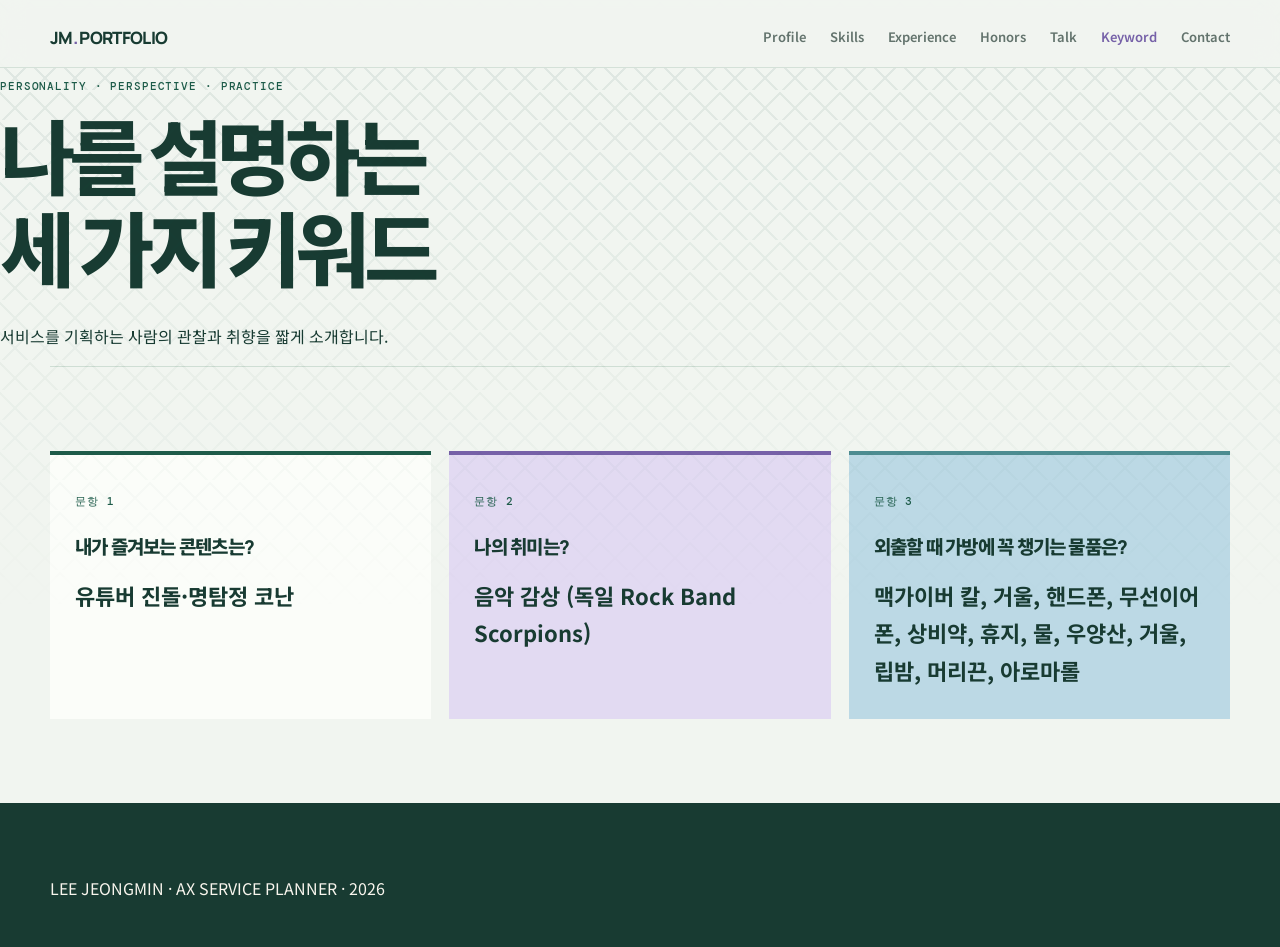
<file: keyword.html>
<!doctype html>
<html lang="ko">
<head>
	<meta charset="utf-8">
	<meta name="viewport" content="width=device-width, initial-scale=1">
	<meta name="description" content="AX 서비스 기획자 이정민을 설명하는 세 가지 키워드">
	<title>Keywords | 이정민</title>
	<link rel="stylesheet" href="style.css">
	<style media="not all">
		* { box-sizing: border-box; }
		body {
			margin: 0;
			min-height: 100vh;
			background: #f5f3ee;
			color: #17221d;
			font-family: "Noto Sans KR", sans-serif;
			line-height: 1.7;
		}
		a { color: inherit; text-decoration: none; }
		.wrap { width: min(1180px, calc(100% - 48px)); margin: 0 auto; }
		header.site-header { padding: 26px 0 18px; border-bottom: 1px solid #d9ded7; }
		.site-header .wrap { display: flex; justify-content: space-between; align-items: center; }
		.brand { font: 800 17px Manrope, sans-serif; letter-spacing: -.04em; }
		.brand span { color: #e86d4e; }
		nav { display: flex; gap: 24px; color: #68746d; font-size: 13px; font-weight: 600; }
		nav a:hover, nav a[aria-current="page"] { color: #e86d4e; }
		main { width: min(1180px, calc(100% - 48px)); margin: 0 auto; padding: 92px 0 110px; }
		main > header { max-width: 720px; margin-bottom: 42px; }
		.eyebrow { margin: 0 0 15px; color: #24735a; font: 500 11px "DM Mono", monospace; letter-spacing: .08em; }
		h1 { margin: 0 0 14px; font: 800 clamp(40px, 6vw, 72px)/1.15 Manrope, "Noto Sans KR", sans-serif; letter-spacing: -.07em; }
		.intro { max-width: 550px; margin: 0; color: #68746d; font-size: 16px; }
		.keyword-list { display: grid; grid-template-columns: repeat(3, 1fr); gap: 18px; margin: 0; padding: 0; list-style: none; }
		.keyword {
			padding: 30px 25px;
			min-height: 245px;
			border-top: 4px solid #24735a;
			background: #fffdf8;
		}
		.keyword:nth-child(2) { border-color: #e86d4e; background: #c7ead9; }
		.keyword:nth-child(3) { border-color: #c3a52c; background: #f2d66b; }
		.number { color: #24735a; font: 500 11px "DM Mono", monospace; letter-spacing: .08em; }
		h2 { margin: 24px 0 18px; font-size: 19px; letter-spacing: -.04em; }
		.answer {
			margin: 0;
			color: #17221d;
			font-size: 22px;
			font-weight: 700;
		}
		footer { padding: 30px 0; background: #17221d; color: #c7ead9; font: 11px "DM Mono", monospace; }
		@media (max-width: 700px) {
			.wrap, main { width: min(100% - 32px, 580px); }
			header.site-header { padding-top: 18px; }
			nav { gap: 12px; font-size: 11px; }
			nav a:nth-child(3), nav a:nth-child(4) { display: none; }
			main { padding: 65px 0 75px; }
			.keyword-list { grid-template-columns: 1fr; }
			.keyword { min-height: 160px; }
		}
	</style>
</head>
<body>
	<header class="site-header">
		<div class="wrap">
			<a class="brand" href="index.html">JM<span>.</span> PORTFOLIO</a>
			<nav aria-label="주요 메뉴">
				<a href="index.html#about">Profile</a>
				<a href="index.html#skills">Skills</a>
				<a href="index.html#experience">Experience</a>
				<a href="index.html#honors">Honors</a>
				<a href="index.html#talk">Talk</a>
				<a href="keyword.html" aria-current="page">Keyword</a>
				<a href="index.html#contact">Contact</a>
			</nav>
		</div>
	</header>
	<main>
		<header>
			<p class="eyebrow">PERSONALITY · PERSPECTIVE · PRACTICE</p>
			<h1>나를 설명하는<br>세 가지 키워드</h1>
			<p class="intro">서비스를 기획하는 사람의 관찰과 취향을 짧게 소개합니다.</p>
		</header>
		<section aria-labelledby="keyword-heading">
			<h2 id="keyword-heading" hidden>이정민의 키워드</h2>
			<ul class="keyword-list">
				<li class="keyword">
				<span class="number">문항 1</span>
				<h2>내가 즐겨보는 콘텐츠는?</h2>
				<p class="answer">유튜버 진돌·명탐정 코난</p>
				</li>
				<li class="keyword">
				<span class="number">문항 2</span>
				<h2>나의 취미는?</h2>
				<p class="answer">음악 감상 (독일 Rock Band Scorpions)</p>
				</li>
				<li class="keyword">
				<span class="number">문항 3</span>
				<h2>외출할 때 가방에 꼭 챙기는 물품은?</h2>
				<p class="answer">맥가이버 칼, 거울, 핸드폰, 무선이어폰, 상비약, 휴지, 물, 우양산, 거울, 립밤, 머리끈, 아로마롤</p>
				</li>
			</ul>
		</section>
	</main>
	<footer><p class="wrap">LEE JEONGMIN · AX SERVICE PLANNER · 2026</p></footer>
</body>
</html>
</file>
<file: style.css>
@import url('https://fonts.googleapis.com/css2?family=DM+Mono:wght@400;500&family=Manrope:wght@400;500;600;700;800&family=Noto+Sans+KR:wght@400;500;600;700;800&display=swap');

:root {
	--ink: #183b32;
	--muted: #63736d;
	--paper: #f1f5f0;
	--card: #fbfdf9;
	--line: #cfded4;
	--mint: #cbe7bd;
	--green: #1d5b49;
	--purple: #7661a8;
	--lavender: #e2daf2;
	--blue: #bcd9e5;
	--teal: #4d8c91;
	--display: 'Manrope', 'Noto Sans KR', sans-serif;
	--body: 'Noto Sans KR', sans-serif;
}

* { box-sizing: border-box; }
html { scroll-behavior: smooth; }
[id] { scroll-margin-top: 86px; }
body {
	margin: 0;
	color: var(--ink);
	background: var(--paper);
	font-family: var(--body);
	line-height: 1.7;
	overflow-x: hidden;
}
	body::before {
	content: '';
	position: fixed;
	inset: 0;
	pointer-events: none;
	opacity: .09;
	background-image:
		linear-gradient(45deg, transparent 42%, var(--green) 43%, var(--green) 47%, transparent 48%),
		linear-gradient(-45deg, transparent 42%, var(--green) 43%, var(--green) 47%, transparent 48%);
	background-size: 30px 30px;
	mask-image: linear-gradient(to bottom, black, transparent 70%);
}
a { color: inherit; text-decoration: none; }
.wrap { width: min(1180px, calc(100% - 48px)); margin: 0 auto; position: relative; }
main > section { width: min(1180px, calc(100% - 48px)); margin: 0 auto; }

.site-header {
	position: sticky;
	top: 0;
	z-index: 10;
	padding: 26px 0 18px;
	background: color-mix(in srgb, var(--paper) 92%, transparent);
	border-bottom: 1px solid color-mix(in srgb, var(--line) 85%, transparent);
	backdrop-filter: blur(12px);
}
.site-header .wrap { display: flex; justify-content: space-between; align-items: center; gap: 28px; }
.brand { font: 800 17px var(--display); letter-spacing: -.04em; }
.brand span { color: var(--purple); }
nav { display: flex; gap: 24px; color: var(--muted); font-size: 13px; font-weight: 600; }
nav a { white-space: nowrap; }
nav a:hover, nav a[aria-current='page'] { color: var(--purple); }
nav a:focus-visible, .brand:focus-visible, .filter:focus-visible {
	outline: 3px solid var(--purple);
	outline-offset: 4px;
}
.eyebrow, .label { font: 500 11px 'DM Mono', monospace; letter-spacing: .08em; text-transform: uppercase; }
.eyebrow { color: var(--green); }

.hero { padding: 92px 0 100px; position: relative; }
.hero-grid { display: grid; grid-template-columns: minmax(0, 1.16fr) minmax(280px, .84fr); gap: 80px; align-items: end; }
h1 { max-width: 760px; margin: 20px 0 26px; font: 800 clamp(42px, 6.6vw, 82px)/1.12 var(--display); letter-spacing: -.075em; }
h1 em { color: var(--purple); font-style: normal; }
.lead { max-width: 570px; margin: 0; color: #526059; font-size: 17px; line-height: 1.9; }
.hero-note { border-left: 3px solid var(--purple); padding: 13px 0 13px 22px; }
.hero-note strong { display: block; margin-bottom: 8px; font-size: 21px; line-height: 1.4; }
.hero-note p { margin: 0; color: var(--muted); font-size: 14px; }
.hero-mark { position: absolute; right: 2%; top: 45px; z-index: -1; width: 220px; height: 220px; border-radius: 50%; background: var(--mint); opacity: .8; }
.hero-mark::after { content: ''; position: absolute; width: 94px; height: 94px; right: -15px; bottom: 10px; background: var(--lavender); border-radius: 50%; }

section { padding: 84px 0; border-top: 1px solid var(--line); }
.section-head { display: flex; justify-content: space-between; align-items: baseline; gap: 25px; margin-bottom: 38px; }
h2 { margin: 0; font: 800 clamp(28px, 4vw, 48px)/1.2 var(--display); letter-spacing: -.065em; }
.section-head p { max-width: 370px; margin: 0; color: var(--muted); font-size: 14px; }
.stats {
  display: grid;
  grid-template-columns: repeat(2, minmax(0, 1fr));
  gap: 16px;
  margin: 0;
  padding: 0;
  list-style: none;
}
.stat {
  min-height: 170px;
  padding: 27px;
  background: var(--card);
  border: 1px solid var(--line);
  transition:
    transform 0.22s ease,
    border-color 0.22s ease,
    box-shadow 0.22s ease,
    background-color 0.22s ease;
}
.stat:nth-child(2) { background: var(--mint); }
.stat:nth-child(3) { background: var(--lavender); }
.stat:nth-child(4) { background: var(--blue); }

.stat:hover,
.stat:focus-visible {
  border-color: #111;
  box-shadow: inset 0 0 0 1px #111;
  transform: translateX(-6px);
  outline: none;
}

.stat strong {
  display: block;
  margin: 17px 0 5px;
  font: 800 37px var(--display);
  letter-spacing: -.07em;
}

.stat p {
  margin: 0;
  font-size: 13px;
  color: #536059;
}

@media (min-width: 900px) {
  .stats {
    grid-template-columns: repeat(4, minmax(0, 1fr));
  }
}

@media (max-width: 560px) {
  .stats {
    grid-template-columns: 1fr;
  }

  .stat {
    min-height: 138px;
    padding: 18px;
  }

  .stat strong {
    font-size: 30px;
  }
}

.profile-details {
  display: grid;
  grid-template-columns: repeat(2, minmax(0, 1fr));
  gap: 12px;
}
@media (max-width: 980px) {
  .profile-details {
    grid-template-columns: repeat(2, minmax(0, 1fr));
  }
}
.profile-details > div { min-height: 128px; padding: 22px 24px; background: var(--card); }
.profile-details > div:nth-child(1) { background: #e3eedc; }
.profile-details > div:nth-child(2) { background: #e9e2f4; }
.profile-details > div:nth-child(3) { background: #deedf3; }
.profile-details > div:nth-child(4) { background: #f5ead5; }
.profile-details dt { margin-bottom: 11px; color: var(--purple); font: 500 11px 'DM Mono', monospace; letter-spacing: .08em; }
.profile-details dd { margin: 0; color: var(--ink); font-size: 14px; line-height: 1.85; font-weight: 600; }
.profile-details dd span { color: var(--muted); font-size: 12px; font-weight: 400; }
.profile-details dd time { display: inline-block; margin-left: 5px; color: var(--teal); font: 500 11px 'DM Mono', monospace; }
.profile-details .profile-extra-item { margin-top: 12px; overflow-wrap: anywhere; }
.skills { display: flex; flex-wrap: wrap; gap: 10px; margin: 0; padding: 0; list-style: none; }
.skill { border: 1px solid var(--ink); padding: 12px 18px; background: var(--card); font-size: 14px; font-weight: 600; }
.skill:nth-child(3n) { background: var(--mint); }
.skill:nth-child(4n) { background: var(--lavender); }
.skill:nth-child(5n) { background: var(--blue); }
.capabilities { display: grid; grid-template-columns: repeat(3, 1fr); gap: 18px; margin: 32px 0 0; padding: 0; list-style: none; }
.capability { padding: 27px; border-top: 4px solid var(--green); background: var(--card); }
.capability:nth-child(2) { border-color: var(--purple); background: #faf8fd; }
.capability:nth-child(3) { border-color: var(--teal); background: #f3fafb; }
.capability h3 { margin: 12px 0 10px; font-size: 19px; letter-spacing: -.04em; }
.capability p { margin: 0; color: var(--muted); font-size: 14px; }

.filters { display: flex; flex-wrap: wrap; gap: 8px; margin-bottom: 28px; }
.filter { cursor: pointer; border: 1px solid var(--line); padding: 8px 14px; color: var(--muted); background: transparent; font: 500 12px var(--body); }
.filter.active, .filter:hover { color: var(--ink); border-color: var(--ink); background: var(--mint); }
.timeline { position: relative; }
.timeline::before { content: ''; position: absolute; top: 0; bottom: 0; left: 112px; width: 1px; background: var(--line); }
.experience { display: grid; grid-template-columns: 88px 1fr; gap: 50px; position: relative; padding: 0 0 32px; }
.experience.is-hidden { display: none; }
.experience:last-child { padding-bottom: 0; }
.experience::before { content: ''; position: absolute; left: 108px; top: 6px; width: 9px; height: 9px; border: 2px solid var(--purple); background: var(--paper); border-radius: 50%; }
.date { padding-top: 1px; color: var(--green); font: 500 11px/1.5 'DM Mono', monospace; }
.experience-card { padding: 24px 27px; background: var(--card); border: 1px solid var(--line); }
.experience-card:hover { border-color: var(--green); transform: translateX(3px); transition: transform .2s ease, border-color .2s ease; }
.experience-card h3 { margin: 0 0 3px; font-size: 20px; letter-spacing: -.045em; line-height: 1.45; }
.experience-card .context { margin: 0 0 18px; color: var(--green); font-size: 12px; font-weight: 700; }
.project-link { margin: 6px 0 12px; font-size: 13px; overflow-wrap: anywhere; }
.project-link a { color: var(--green); text-decoration: underline; text-underline-offset: 3px; }
.project-link a:hover { color: var(--purple); }
.detail-grid { display: grid; grid-template-columns: 1fr 1fr; gap: 14px 27px; }
.detail { margin: 0; color: #59645d; font-size: 13px; }
.detail b { display: block; margin-bottom: 3px; color: var(--ink); font-size: 11px; letter-spacing: .04em; }
.detail strong { color: var(--purple); }
.bottom-grid { display: grid; grid-template-columns: 1fr 1fr; gap: 72px; }
.award-list { margin: 0; padding: 0; list-style: none; }
.award-list li { display: grid; grid-template-columns: 58px 1fr; gap: 17px; padding: 13px 0; border-bottom: 1px solid var(--line); font-size: 13px; }
.award-list li:first-child { border-top: 1px solid var(--line); }
.award-list time { color: var(--purple); font: 500 12px 'DM Mono', monospace; }
.paper { background: var(--ink); color: #f8f5ed; padding: 31px; }
.paper h3 { margin: 16px 0 8px; font-size: 23px; letter-spacing: -.05em; }
.paper p { margin: 0; color: #b7c2ba; font-size: 14px; }
footer { padding: 72px 0 45px; background: var(--ink); color: #f8f5ed; }
.contact { display: flex; justify-content: space-between; gap: 30px; align-items: end; }
footer h2 { max-width: 530px; color: var(--mint); }
.contact-links { display: flex; flex-direction: column; gap: 9px; margin: 0; font-size: 14px; font-style: normal; }
.contact-links a { color: #f8f5ed; border-bottom: 1px solid #64766b; padding-bottom: 3px; overflow-wrap: anywhere; }
.contact-links a:hover { color: var(--lavender); }
.copyright { margin: 75px 0 0; color: #89978e; font: 11px 'DM Mono', monospace; }

/* Keyword page */
.keyword-page main { padding: 92px 0 110px; }
.keyword-page main > header { max-width: 720px; margin-bottom: 42px; }
.keyword-page .intro { max-width: 550px; margin: 0; color: var(--muted); font-size: 16px; }
.keyword-list { display: grid; grid-template-columns: repeat(3, 1fr); gap: 18px; margin: 0; padding: 0; list-style: none; }
.keyword { padding: 30px 25px; min-height: 245px; border-top: 4px solid var(--green); background: var(--card); }
.keyword:nth-child(2) { border-color: var(--purple); background: var(--lavender); }
.keyword:nth-child(3) { border-color: var(--teal); background: var(--blue); }
.number { color: var(--green); font: 500 11px 'DM Mono', monospace; letter-spacing: .08em; }
.keyword h2 { margin: 24px 0 18px; font-size: 19px; letter-spacing: -.04em; }
.answer { margin: 0; color: var(--ink); font-size: 22px; font-weight: 700; }
.keyword-page footer { padding: 30px 0; }
.keyword-page footer p { margin: 0; color: var(--mint); font: 11px 'DM Mono', monospace; }

@media (max-width: 760px) {
	.wrap, main > section { width: min(100% - 32px, 580px); }
	.site-header { padding: 15px 0 12px; }
	.site-header .wrap { gap: 18px; }
	nav { flex: 1; justify-content: flex-start; gap: 16px; overflow-x: auto; font-size: 11px; scrollbar-width: none; }
	nav::-webkit-scrollbar { display: none; }
	.hero { padding: 65px 0 72px; }
	.hero-grid, .bottom-grid { grid-template-columns: 1fr; gap: 40px; }
	.hero-mark { width: 150px; height: 150px; right: -20px; top: 25px; }
	h1 { font-size: 47px; }
	section { padding: 58px 0; }
	.section-head { display: block; }
	.section-head p { margin-top: 13px; }
	.stats { grid-template-columns: 1fr 1fr; }
	.stat { min-height: 138px; padding: 18px; }
	.stat strong { font-size: 30px; }
	.profile-details { grid-template-columns: 1fr; }
	.profile-details > div { min-height: auto; padding: 18px; }
	.capabilities { grid-template-columns: 1fr; }
	.timeline::before { left: 6px; }
	.experience { display: block; padding-left: 25px; }
	.experience::before { left: 1px; }
	.date { margin-bottom: 8px; }
	.detail-grid { grid-template-columns: 1fr; gap: 12px; }
	.experience-card { padding: 19px; }
	.contact { display: block; }
	.contact-links { margin-top: 30px; width: fit-content; }
	.copyright { margin-top: 50px; }
	.keyword-page main { padding: 65px 0 75px; }
	.keyword-list { grid-template-columns: 1fr; }
	.keyword { min-height: 160px; }
	.keyword-page nav a:nth-child(3), .keyword-page nav a:nth-child(4) { display: inline; }
}

.name-link {
  display: inline-block;
  padding: 0 0.12em;
  border: 1px solid transparent;
  border-radius: 0.2em;
  color: inherit;
  transition:
    border-color 0.2s ease,
    color 0.2s ease,
    background-color 0.2s ease,
    box-shadow 0.2s ease;
}

.name-link:hover,
.name-link:focus-visible {
  border-color: var(--green);
  color: var(--green);
  background: rgba(36, 115, 90, 0.08);
  box-shadow: 0 0 0 2px rgba(36, 115, 90, 0.15);
  outline: none;
}
</file>
